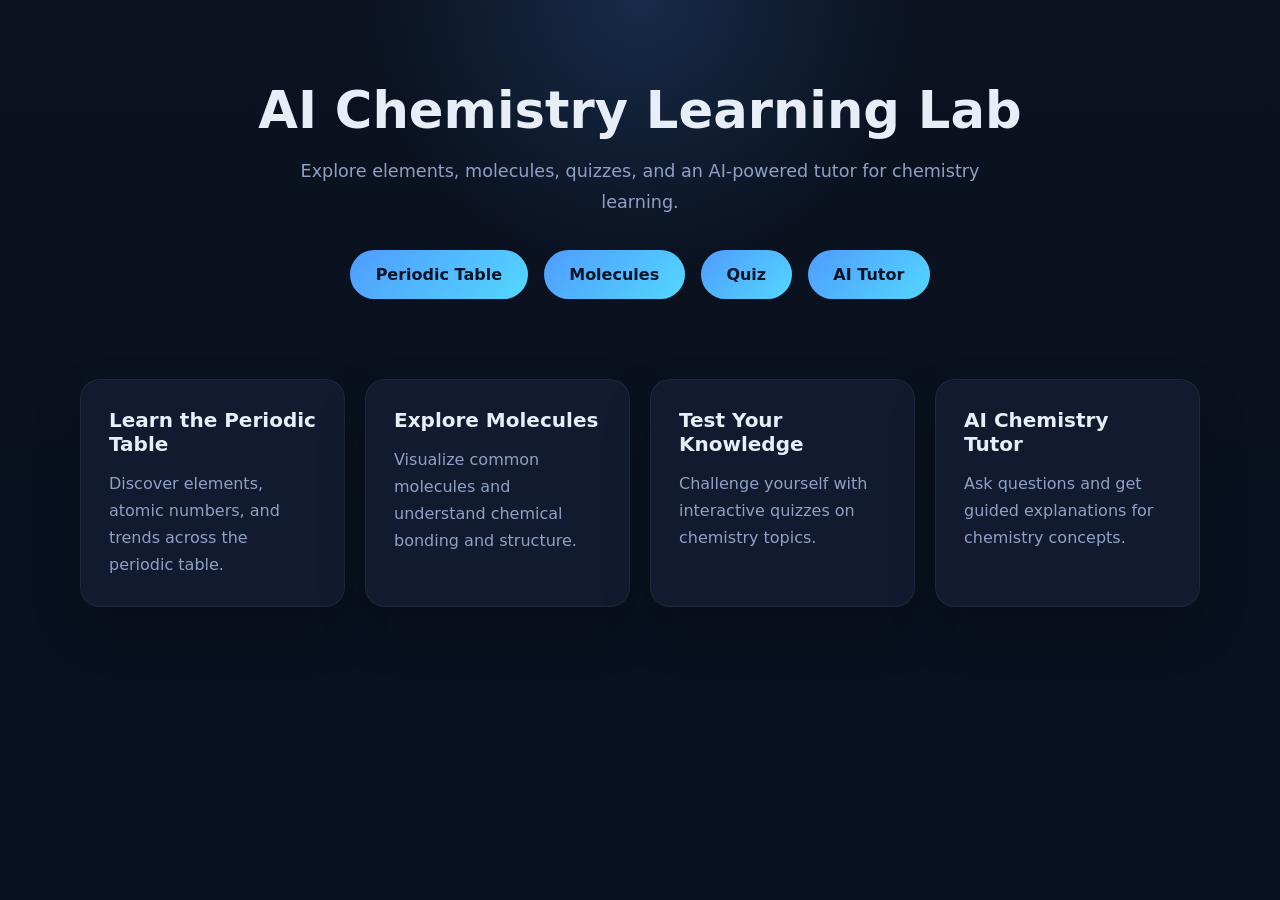
<file: index.html>
<!DOCTYPE html>
<html lang="en">
<head>
  <meta charset="UTF-8" />
  <meta name="viewport" content="width=device-width, initial-scale=1.0" />
  <title>AI Chemistry Learning Lab</title>
  <link rel="stylesheet" href="style.css" />
</head>
<body>
  <header class="hero">
    <div class="container">
      <h1>AI Chemistry Learning Lab</h1>
      <p>Explore elements, molecules, quizzes, and an AI-powered tutor for chemistry learning.</p>
      <div class="button-row">
        <a class="button" href="pages/periodic-table.html">Periodic Table</a>
        <a class="button" href="pages/molecules.html">Molecules</a>
        <a class="button" href="pages/quiz.html">Quiz</a>
        <a class="button" href="pages/ai-tutor.html">AI Tutor</a>
      </div>
    </div>
  </header>

  <main class="container">
    <section class="feature-grid">
      <article>
        <h2>Learn the Periodic Table</h2>
        <p>Discover elements, atomic numbers, and trends across the periodic table.</p>
      </article>
      <article>
        <h2>Explore Molecules</h2>
        <p>Visualize common molecules and understand chemical bonding and structure.</p>
      </article>
      <article>
        <h2>Test Your Knowledge</h2>
        <p>Challenge yourself with interactive quizzes on chemistry topics.</p>
      </article>
      <article>
        <h2>AI Chemistry Tutor</h2>
        <p>Ask questions and get guided explanations for chemistry concepts.</p>
      </article>
    </section>
  </main>

  <footer>
    <p></p>
  </footer>

  <script src="script.js"></script>
</body>
</html>
</file>
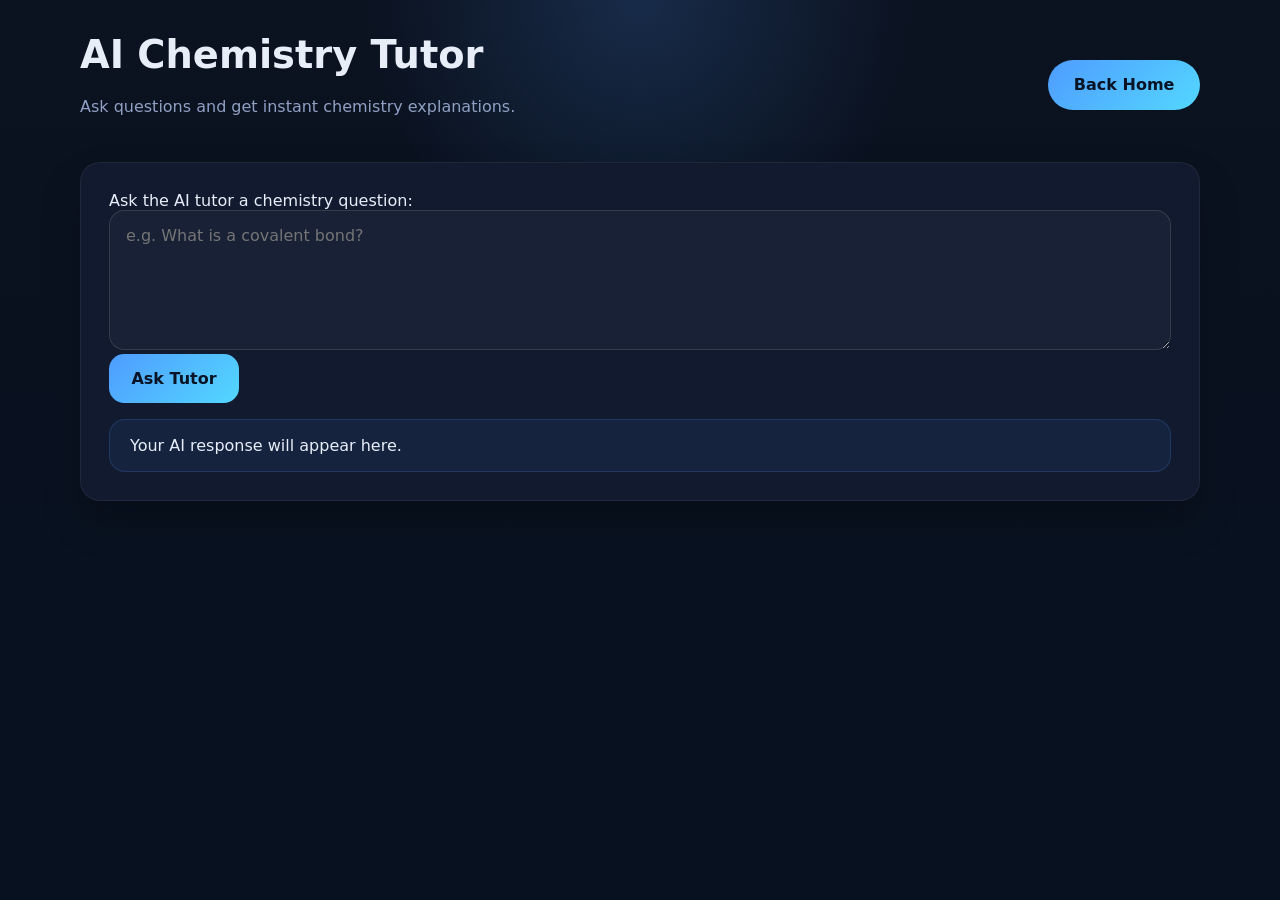
<file: pages/ai-tutor.html>
<!DOCTYPE html>
<html lang="en">
<head>
  <meta charset="UTF-8" />
  <meta name="viewport" content="width=device-width, initial-scale=1.0" />
  <title>AI Tutor | AI Chemistry Learning Lab</title>
  <link rel="stylesheet" href="../style.css" />
</head>
<body>
  <main class="container page-shell">
    <header>
      <div>
        <h1>AI Chemistry Tutor</h1>
        <p>Ask questions and get instant chemistry explanations.</p>
      </div>
      <a class="button" href="../index.html">Back Home</a>
    </header>

    <div class="card">
      <form id="tutor-form">
        <label for="tutor-prompt">Ask the AI tutor a chemistry question:</label>
        <textarea id="tutor-prompt" placeholder="e.g. What is a covalent bond?" required></textarea>
        <button type="submit">Ask Tutor</button>
      </form>
      <div id="tutor-response" class="result">Your AI response will appear here.</div>
    </div>
  </main>

  <script src="../script.js"></script>
</body>
</html>
</file>
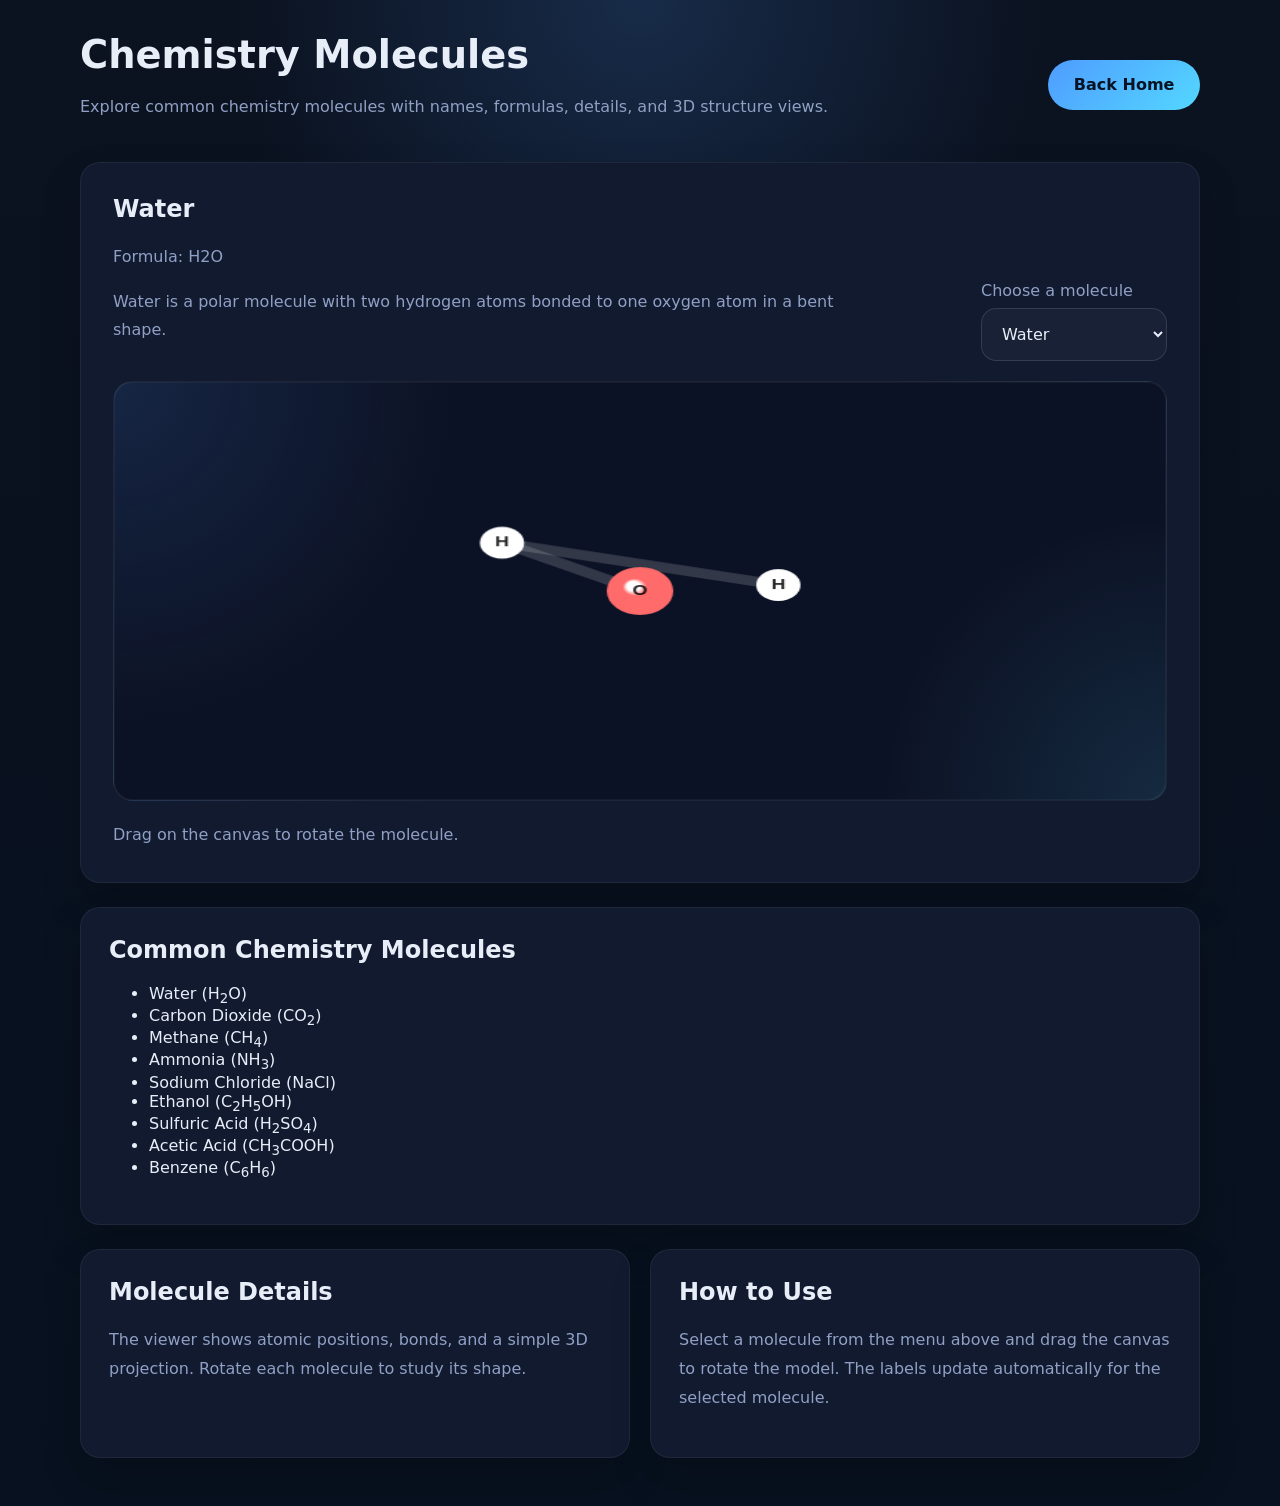
<file: pages/molecules.html>
<!DOCTYPE html>
<html lang="en">
<head>
  <meta charset="UTF-8" />
  <meta name="viewport" content="width=device-width, initial-scale=1.0" />
  <title>Molecules | AI Chemistry Learning Lab</title>
  <link rel="stylesheet" href="../style.css" />
</head>
<body>
  <main class="container page-shell">
    <header>
      <div>
        <h1>Chemistry Molecules</h1>
        <p>Explore common chemistry molecules with names, formulas, details, and 3D structure views.</p>
      </div>
      <a class="button" href="../index.html">Back Home</a>
    </header>

    <div class="card molecule-viewer-card">
      <div class="viewer-header">
        <div>
          <h2 id="molecule-name">Molecule Name</h2>
          <p id="molecule-formula">Formula: —</p>
          <p id="molecule-description">Select a molecule to see details and a 3D visualization.</p>
        </div>
        <div>
          <label for="molecule-select">Choose a molecule</label>
          <select id="molecule-select"></select>
        </div>
      </div>

      <canvas id="molecule-canvas" width="760" height="420" aria-label="3D molecule viewer"></canvas>
      <p class="viewer-note">Drag on the canvas to rotate the molecule.</p>
    </div>

    <div class="card">
      <h2>Common Chemistry Molecules</h2>
      <ul>
        <li>Water (H<sub>2</sub>O)</li>
        <li>Carbon Dioxide (CO<sub>2</sub>)</li>
        <li>Methane (CH<sub>4</sub>)</li>
        <li>Ammonia (NH<sub>3</sub>)</li>
        <li>Sodium Chloride (NaCl)</li>
        <li>Ethanol (C<sub>2</sub>H<sub>5</sub>OH)</li>
        <li>Sulfuric Acid (H<sub>2</sub>SO<sub>4</sub>)</li>
        <li>Acetic Acid (CH<sub>3</sub>COOH)</li>
        <li>Benzene (C<sub>6</sub>H<sub>6</sub>)</li>
      </ul>
    </div>

    <div class="grid-2">
      <div class="card">
        <h2>Molecule Details</h2>
        <p>The viewer shows atomic positions, bonds, and a simple 3D projection. Rotate each molecule to study its shape.</p>
      </div>
      <div class="card">
        <h2>How to Use</h2>
        <p>Select a molecule from the menu above and drag the canvas to rotate the model. The labels update automatically for the selected molecule.</p>
      </div>
    </div>
  </main>

  <script src="../script.js"></script>
</body>
</html>
</file>
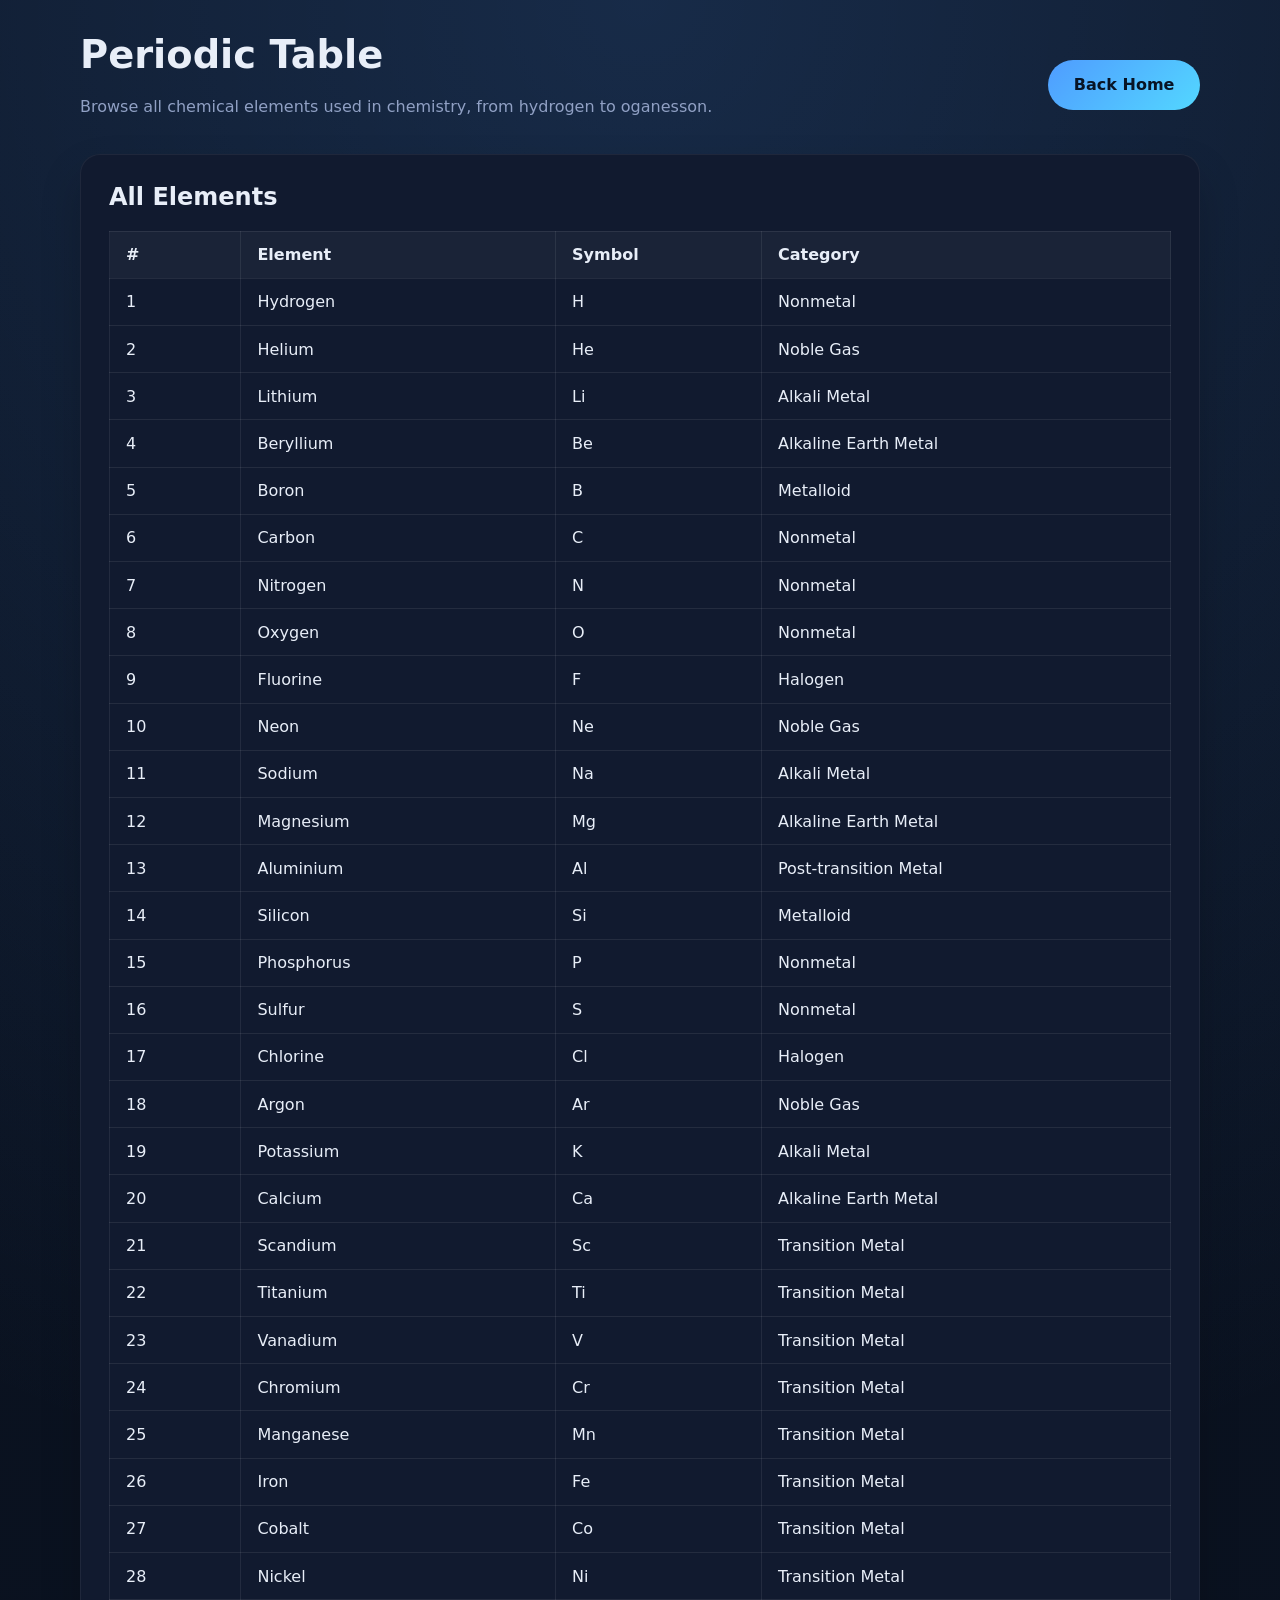
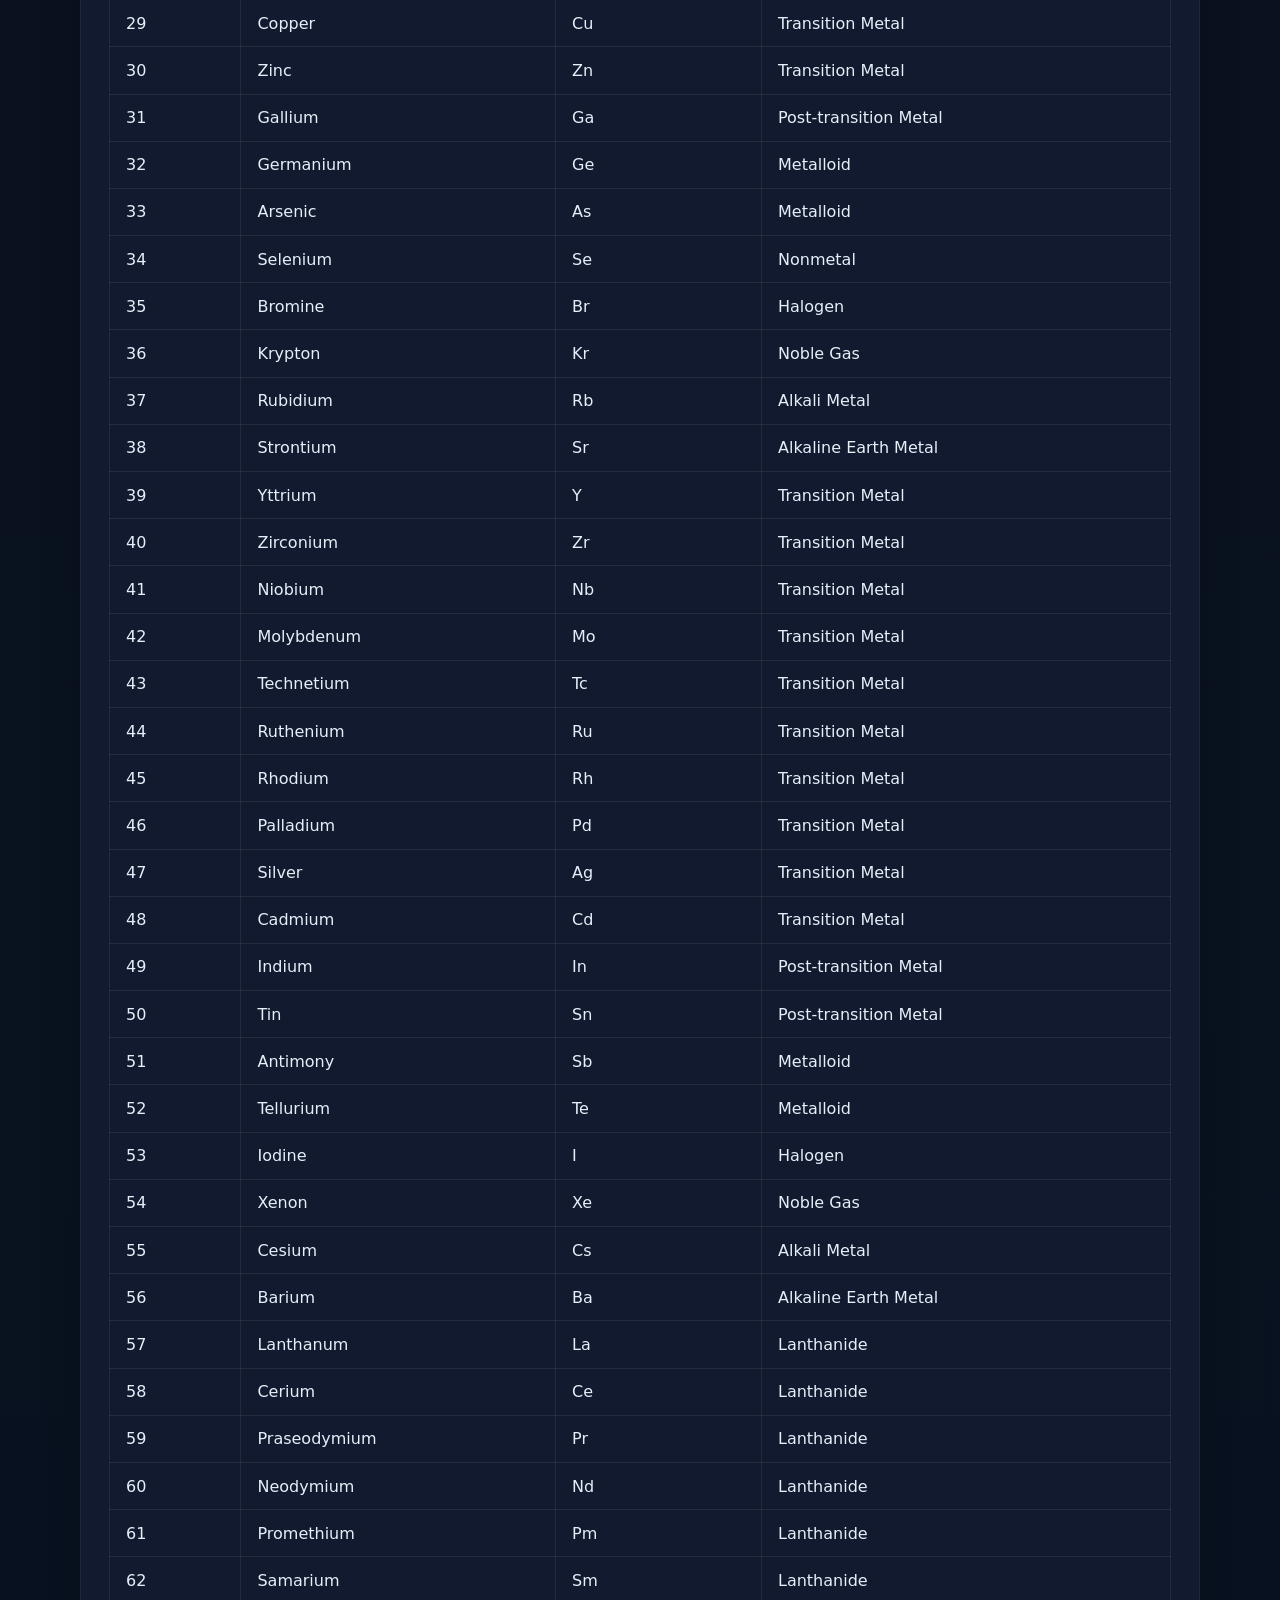
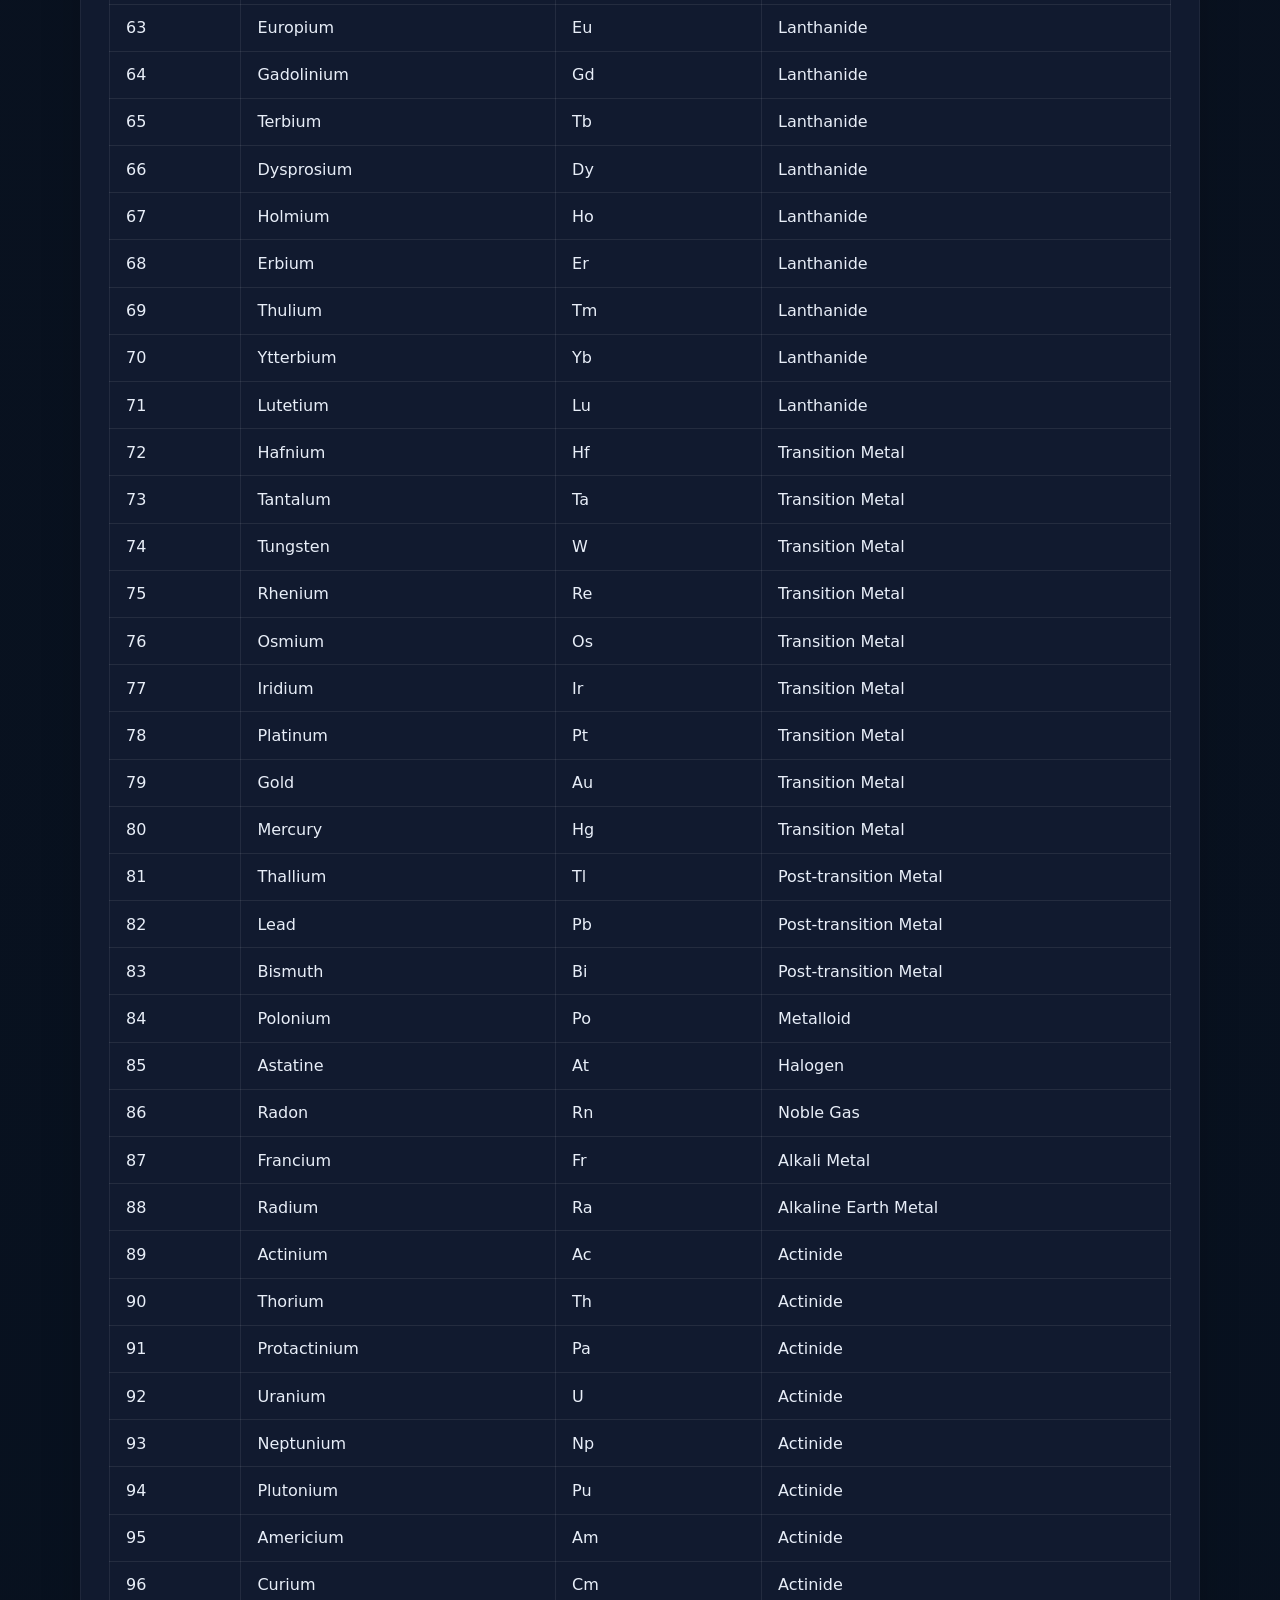
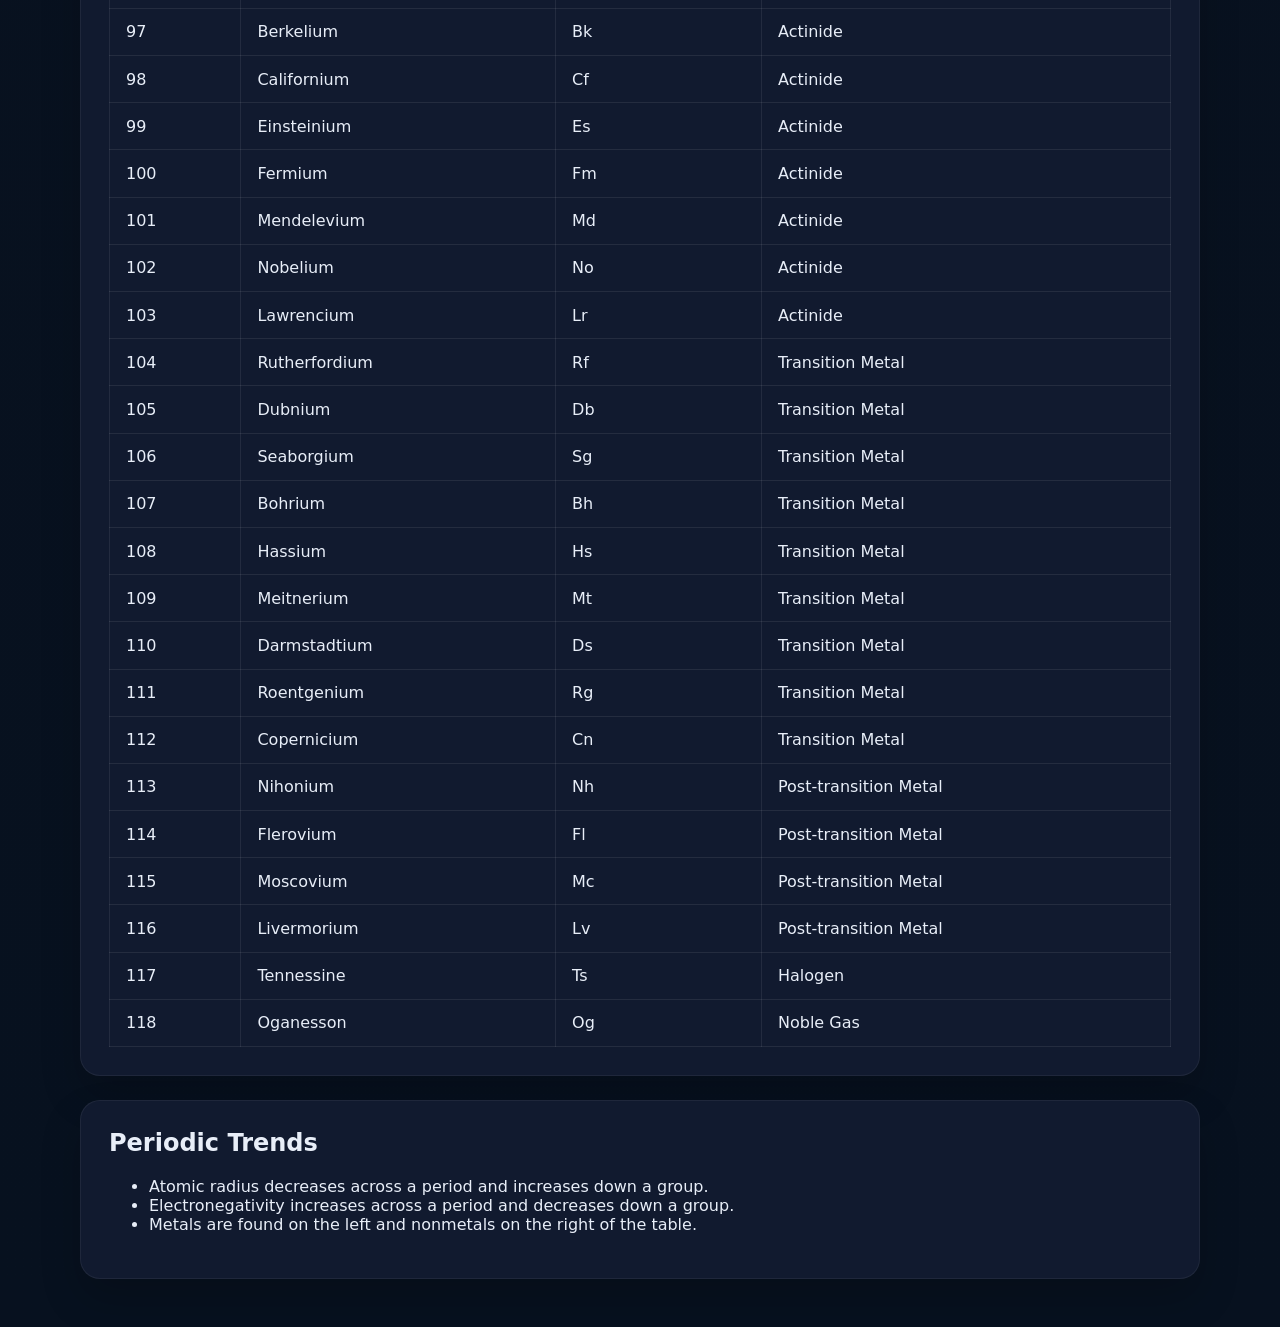
<file: pages/periodic-table.html>
<!DOCTYPE html>
<html lang="en">
<head>
  <meta charset="UTF-8" />
  <meta name="viewport" content="width=device-width, initial-scale=1.0" />
  <title>Periodic Table | AI Chemistry Learning Lab</title>
  <link rel="stylesheet" href="../style.css" />
</head>
<body>
  <main class="container page-shell">
    <header>
      <div>
        <h1>Periodic Table</h1>
        <p>Browse all chemical elements used in chemistry, from hydrogen to oganesson.</p>
      </div>
      <a class="button" href="../index.html">Back Home</a>
    </header>

    <div class="card table-scroll">
      <h2>All Elements</h2>
      <table class="table-mini table-full">
        <thead>
          <tr>
            <th>#</th>
            <th>Element</th>
            <th>Symbol</th>
            <th>Category</th>
          </tr>
        </thead>
        <tbody>
          <tr><td>1</td><td>Hydrogen</td><td>H</td><td>Nonmetal</td></tr>
          <tr><td>2</td><td>Helium</td><td>He</td><td>Noble Gas</td></tr>
          <tr><td>3</td><td>Lithium</td><td>Li</td><td>Alkali Metal</td></tr>
          <tr><td>4</td><td>Beryllium</td><td>Be</td><td>Alkaline Earth Metal</td></tr>
          <tr><td>5</td><td>Boron</td><td>B</td><td>Metalloid</td></tr>
          <tr><td>6</td><td>Carbon</td><td>C</td><td>Nonmetal</td></tr>
          <tr><td>7</td><td>Nitrogen</td><td>N</td><td>Nonmetal</td></tr>
          <tr><td>8</td><td>Oxygen</td><td>O</td><td>Nonmetal</td></tr>
          <tr><td>9</td><td>Fluorine</td><td>F</td><td>Halogen</td></tr>
          <tr><td>10</td><td>Neon</td><td>Ne</td><td>Noble Gas</td></tr>
          <tr><td>11</td><td>Sodium</td><td>Na</td><td>Alkali Metal</td></tr>
          <tr><td>12</td><td>Magnesium</td><td>Mg</td><td>Alkaline Earth Metal</td></tr>
          <tr><td>13</td><td>Aluminium</td><td>Al</td><td>Post-transition Metal</td></tr>
          <tr><td>14</td><td>Silicon</td><td>Si</td><td>Metalloid</td></tr>
          <tr><td>15</td><td>Phosphorus</td><td>P</td><td>Nonmetal</td></tr>
          <tr><td>16</td><td>Sulfur</td><td>S</td><td>Nonmetal</td></tr>
          <tr><td>17</td><td>Chlorine</td><td>Cl</td><td>Halogen</td></tr>
          <tr><td>18</td><td>Argon</td><td>Ar</td><td>Noble Gas</td></tr>
          <tr><td>19</td><td>Potassium</td><td>K</td><td>Alkali Metal</td></tr>
          <tr><td>20</td><td>Calcium</td><td>Ca</td><td>Alkaline Earth Metal</td></tr>
          <tr><td>21</td><td>Scandium</td><td>Sc</td><td>Transition Metal</td></tr>
          <tr><td>22</td><td>Titanium</td><td>Ti</td><td>Transition Metal</td></tr>
          <tr><td>23</td><td>Vanadium</td><td>V</td><td>Transition Metal</td></tr>
          <tr><td>24</td><td>Chromium</td><td>Cr</td><td>Transition Metal</td></tr>
          <tr><td>25</td><td>Manganese</td><td>Mn</td><td>Transition Metal</td></tr>
          <tr><td>26</td><td>Iron</td><td>Fe</td><td>Transition Metal</td></tr>
          <tr><td>27</td><td>Cobalt</td><td>Co</td><td>Transition Metal</td></tr>
          <tr><td>28</td><td>Nickel</td><td>Ni</td><td>Transition Metal</td></tr>
          <tr><td>29</td><td>Copper</td><td>Cu</td><td>Transition Metal</td></tr>
          <tr><td>30</td><td>Zinc</td><td>Zn</td><td>Transition Metal</td></tr>
          <tr><td>31</td><td>Gallium</td><td>Ga</td><td>Post-transition Metal</td></tr>
          <tr><td>32</td><td>Germanium</td><td>Ge</td><td>Metalloid</td></tr>
          <tr><td>33</td><td>Arsenic</td><td>As</td><td>Metalloid</td></tr>
          <tr><td>34</td><td>Selenium</td><td>Se</td><td>Nonmetal</td></tr>
          <tr><td>35</td><td>Bromine</td><td>Br</td><td>Halogen</td></tr>
          <tr><td>36</td><td>Krypton</td><td>Kr</td><td>Noble Gas</td></tr>
          <tr><td>37</td><td>Rubidium</td><td>Rb</td><td>Alkali Metal</td></tr>
          <tr><td>38</td><td>Strontium</td><td>Sr</td><td>Alkaline Earth Metal</td></tr>
          <tr><td>39</td><td>Yttrium</td><td>Y</td><td>Transition Metal</td></tr>
          <tr><td>40</td><td>Zirconium</td><td>Zr</td><td>Transition Metal</td></tr>
          <tr><td>41</td><td>Niobium</td><td>Nb</td><td>Transition Metal</td></tr>
          <tr><td>42</td><td>Molybdenum</td><td>Mo</td><td>Transition Metal</td></tr>
          <tr><td>43</td><td>Technetium</td><td>Tc</td><td>Transition Metal</td></tr>
          <tr><td>44</td><td>Ruthenium</td><td>Ru</td><td>Transition Metal</td></tr>
          <tr><td>45</td><td>Rhodium</td><td>Rh</td><td>Transition Metal</td></tr>
          <tr><td>46</td><td>Palladium</td><td>Pd</td><td>Transition Metal</td></tr>
          <tr><td>47</td><td>Silver</td><td>Ag</td><td>Transition Metal</td></tr>
          <tr><td>48</td><td>Cadmium</td><td>Cd</td><td>Transition Metal</td></tr>
          <tr><td>49</td><td>Indium</td><td>In</td><td>Post-transition Metal</td></tr>
          <tr><td>50</td><td>Tin</td><td>Sn</td><td>Post-transition Metal</td></tr>
          <tr><td>51</td><td>Antimony</td><td>Sb</td><td>Metalloid</td></tr>
          <tr><td>52</td><td>Tellurium</td><td>Te</td><td>Metalloid</td></tr>
          <tr><td>53</td><td>Iodine</td><td>I</td><td>Halogen</td></tr>
          <tr><td>54</td><td>Xenon</td><td>Xe</td><td>Noble Gas</td></tr>
          <tr><td>55</td><td>Cesium</td><td>Cs</td><td>Alkali Metal</td></tr>
          <tr><td>56</td><td>Barium</td><td>Ba</td><td>Alkaline Earth Metal</td></tr>
          <tr><td>57</td><td>Lanthanum</td><td>La</td><td>Lanthanide</td></tr>
          <tr><td>58</td><td>Cerium</td><td>Ce</td><td>Lanthanide</td></tr>
          <tr><td>59</td><td>Praseodymium</td><td>Pr</td><td>Lanthanide</td></tr>
          <tr><td>60</td><td>Neodymium</td><td>Nd</td><td>Lanthanide</td></tr>
          <tr><td>61</td><td>Promethium</td><td>Pm</td><td>Lanthanide</td></tr>
          <tr><td>62</td><td>Samarium</td><td>Sm</td><td>Lanthanide</td></tr>
          <tr><td>63</td><td>Europium</td><td>Eu</td><td>Lanthanide</td></tr>
          <tr><td>64</td><td>Gadolinium</td><td>Gd</td><td>Lanthanide</td></tr>
          <tr><td>65</td><td>Terbium</td><td>Tb</td><td>Lanthanide</td></tr>
          <tr><td>66</td><td>Dysprosium</td><td>Dy</td><td>Lanthanide</td></tr>
          <tr><td>67</td><td>Holmium</td><td>Ho</td><td>Lanthanide</td></tr>
          <tr><td>68</td><td>Erbium</td><td>Er</td><td>Lanthanide</td></tr>
          <tr><td>69</td><td>Thulium</td><td>Tm</td><td>Lanthanide</td></tr>
          <tr><td>70</td><td>Ytterbium</td><td>Yb</td><td>Lanthanide</td></tr>
          <tr><td>71</td><td>Lutetium</td><td>Lu</td><td>Lanthanide</td></tr>
          <tr><td>72</td><td>Hafnium</td><td>Hf</td><td>Transition Metal</td></tr>
          <tr><td>73</td><td>Tantalum</td><td>Ta</td><td>Transition Metal</td></tr>
          <tr><td>74</td><td>Tungsten</td><td>W</td><td>Transition Metal</td></tr>
          <tr><td>75</td><td>Rhenium</td><td>Re</td><td>Transition Metal</td></tr>
          <tr><td>76</td><td>Osmium</td><td>Os</td><td>Transition Metal</td></tr>
          <tr><td>77</td><td>Iridium</td><td>Ir</td><td>Transition Metal</td></tr>
          <tr><td>78</td><td>Platinum</td><td>Pt</td><td>Transition Metal</td></tr>
          <tr><td>79</td><td>Gold</td><td>Au</td><td>Transition Metal</td></tr>
          <tr><td>80</td><td>Mercury</td><td>Hg</td><td>Transition Metal</td></tr>
          <tr><td>81</td><td>Thallium</td><td>Tl</td><td>Post-transition Metal</td></tr>
          <tr><td>82</td><td>Lead</td><td>Pb</td><td>Post-transition Metal</td></tr>
          <tr><td>83</td><td>Bismuth</td><td>Bi</td><td>Post-transition Metal</td></tr>
          <tr><td>84</td><td>Polonium</td><td>Po</td><td>Metalloid</td></tr>
          <tr><td>85</td><td>Astatine</td><td>At</td><td>Halogen</td></tr>
          <tr><td>86</td><td>Radon</td><td>Rn</td><td>Noble Gas</td></tr>
          <tr><td>87</td><td>Francium</td><td>Fr</td><td>Alkali Metal</td></tr>
          <tr><td>88</td><td>Radium</td><td>Ra</td><td>Alkaline Earth Metal</td></tr>
          <tr><td>89</td><td>Actinium</td><td>Ac</td><td>Actinide</td></tr>
          <tr><td>90</td><td>Thorium</td><td>Th</td><td>Actinide</td></tr>
          <tr><td>91</td><td>Protactinium</td><td>Pa</td><td>Actinide</td></tr>
          <tr><td>92</td><td>Uranium</td><td>U</td><td>Actinide</td></tr>
          <tr><td>93</td><td>Neptunium</td><td>Np</td><td>Actinide</td></tr>
          <tr><td>94</td><td>Plutonium</td><td>Pu</td><td>Actinide</td></tr>
          <tr><td>95</td><td>Americium</td><td>Am</td><td>Actinide</td></tr>
          <tr><td>96</td><td>Curium</td><td>Cm</td><td>Actinide</td></tr>
          <tr><td>97</td><td>Berkelium</td><td>Bk</td><td>Actinide</td></tr>
          <tr><td>98</td><td>Californium</td><td>Cf</td><td>Actinide</td></tr>
          <tr><td>99</td><td>Einsteinium</td><td>Es</td><td>Actinide</td></tr>
          <tr><td>100</td><td>Fermium</td><td>Fm</td><td>Actinide</td></tr>
          <tr><td>101</td><td>Mendelevium</td><td>Md</td><td>Actinide</td></tr>
          <tr><td>102</td><td>Nobelium</td><td>No</td><td>Actinide</td></tr>
          <tr><td>103</td><td>Lawrencium</td><td>Lr</td><td>Actinide</td></tr>
          <tr><td>104</td><td>Rutherfordium</td><td>Rf</td><td>Transition Metal</td></tr>
          <tr><td>105</td><td>Dubnium</td><td>Db</td><td>Transition Metal</td></tr>
          <tr><td>106</td><td>Seaborgium</td><td>Sg</td><td>Transition Metal</td></tr>
          <tr><td>107</td><td>Bohrium</td><td>Bh</td><td>Transition Metal</td></tr>
          <tr><td>108</td><td>Hassium</td><td>Hs</td><td>Transition Metal</td></tr>
          <tr><td>109</td><td>Meitnerium</td><td>Mt</td><td>Transition Metal</td></tr>
          <tr><td>110</td><td>Darmstadtium</td><td>Ds</td><td>Transition Metal</td></tr>
          <tr><td>111</td><td>Roentgenium</td><td>Rg</td><td>Transition Metal</td></tr>
          <tr><td>112</td><td>Copernicium</td><td>Cn</td><td>Transition Metal</td></tr>
          <tr><td>113</td><td>Nihonium</td><td>Nh</td><td>Post-transition Metal</td></tr>
          <tr><td>114</td><td>Flerovium</td><td>Fl</td><td>Post-transition Metal</td></tr>
          <tr><td>115</td><td>Moscovium</td><td>Mc</td><td>Post-transition Metal</td></tr>
          <tr><td>116</td><td>Livermorium</td><td>Lv</td><td>Post-transition Metal</td></tr>
          <tr><td>117</td><td>Tennessine</td><td>Ts</td><td>Halogen</td></tr>
          <tr><td>118</td><td>Oganesson</td><td>Og</td><td>Noble Gas</td></tr>
        </tbody>
      </table>
    </div>

    <div class="card">
      <h2>Periodic Trends</h2>
      <ul>
        <li>Atomic radius decreases across a period and increases down a group.</li>
        <li>Electronegativity increases across a period and decreases down a group.</li>
        <li>Metals are found on the left and nonmetals on the right of the table.</li>
      </ul>
    </div>
  </main>
</body>
</html>
</file>
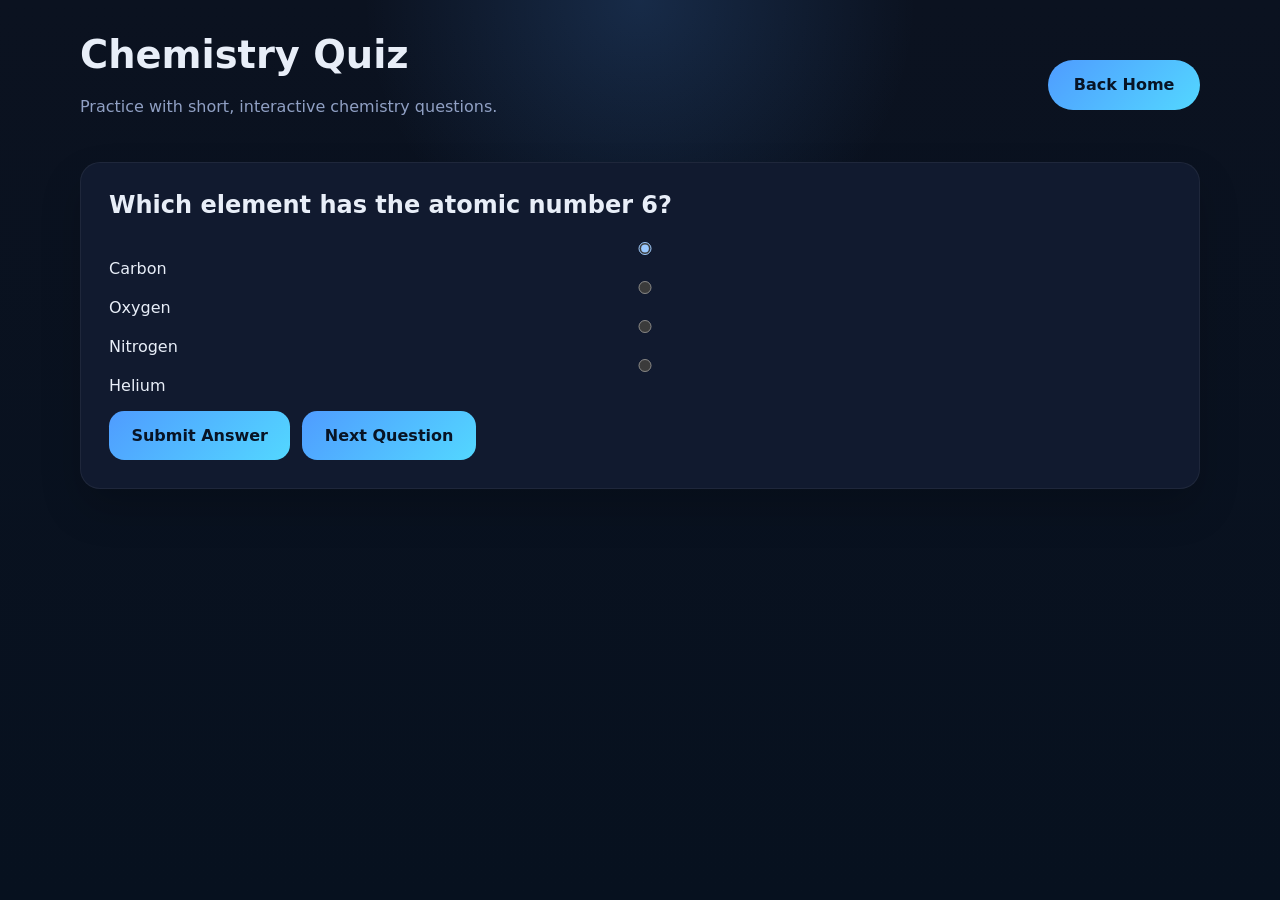
<file: pages/quiz.html>
<!DOCTYPE html>
<html lang="en">
<head>
  <meta charset="UTF-8" />
  <meta name="viewport" content="width=device-width, initial-scale=1.0" />
  <title>Quiz | AI Chemistry Learning Lab</title>
  <link rel="stylesheet" href="../style.css" />
</head>
<body>
  <main class="container page-shell">
    <header>
      <div>
        <h1>Chemistry Quiz</h1>
        <p>Practice with short, interactive chemistry questions.</p>
      </div>
      <a class="button" href="../index.html">Back Home</a>
    </header>

    <div class="card">
      <form id="quiz-form">
        <h2 id="quiz-question">Quiz question will appear here.</h2>
        <div id="quiz-choices"></div>
        <div style="display:flex; align-items:center; gap:0.75rem; margin-top:1rem; flex-wrap:wrap;">
          <button type="submit">Submit Answer</button>
          <button type="button" id="next-question">Next Question</button>
        </div>
      </form>
      <div id="quiz-result"></div>
    </div>
  </main>

  <script src="../script.js"></script>
</body>
</html>
</file>
<file: style.css>
/* AI Chemistry Learning Lab Styles */
:root {
  color-scheme: dark;
  --bg: #0b1220;
  --panel: #111a2f;
  --panel-soft: #17243f;
  --text: #e8eef8;
  --muted: #90a0c4;
  --accent: #4f9cff;
  --accent-2: #53d7ff;
}

* {
  box-sizing: border-box;
}

body {
  margin: 0;
  font-family: Inter, system-ui, -apple-system, BlinkMacSystemFont, 'Segoe UI', sans-serif;
  background: radial-gradient(circle at top, rgba(79, 156, 255, 0.18), transparent 25%),
    linear-gradient(180deg, #0b1220 0%, #07111f 100%);
  color: var(--text);
  min-height: 100vh;
}

.container {
  width: min(1120px, calc(100% - 2rem));
  margin: 0 auto;
}

.hero {
  padding: 5rem 0 3rem;
  text-align: center;
}

.hero h1 {
  font-size: clamp(2.5rem, 4vw, 4rem);
  margin: 0;
}

.hero p {
  color: var(--muted);
  font-size: 1.1rem;
  margin: 1rem auto 2rem;
  max-width: 720px;
  line-height: 1.75;
}

.button-row {
  display: flex;
  flex-wrap: wrap;
  justify-content: center;
  gap: 1rem;
}

.button {
  display: inline-flex;
  align-items: center;
  justify-content: center;
  padding: 0.95rem 1.6rem;
  border-radius: 999px;
  background: linear-gradient(135deg, var(--accent), var(--accent-2));
  color: #081425;
  text-decoration: none;
  font-weight: 700;
  transition: transform 0.2s ease, opacity 0.2s ease;
}

.button:hover {
  transform: translateY(-2px);
  opacity: 0.95;
}

.feature-grid {
  display: grid;
  grid-template-columns: repeat(auto-fit, minmax(240px, 1fr));
  gap: 1.25rem;
  margin: 2rem 0 4rem;
}

.feature-grid article {
  background: var(--panel);
  border: 1px solid rgba(255, 255, 255, 0.06);
  border-radius: 1.25rem;
  padding: 1.75rem;
  box-shadow: 0 24px 50px rgba(0, 0, 0, 0.18);
}

.feature-grid h2 {
  margin: 0 0 0.85rem;
  font-size: 1.25rem;
}

.feature-grid p {
  margin: 0;
  color: var(--muted);
  line-height: 1.7;
}

footer {
  padding: 2rem 0 3rem;
  text-align: center;
  color: var(--muted);
}

.page-shell {
  padding: 2rem 0 3rem;
}

.page-shell header {
  display: flex;
  justify-content: space-between;
  align-items: center;
  gap: 1rem;
  flex-wrap: wrap;
}

.page-shell header h1 {
  margin: 0;
  font-size: clamp(2rem, 3vw, 2.75rem);
}

.page-shell p {
  max-width: 760px;
  color: var(--muted);
  line-height: 1.8;
}

.card {
  background: var(--panel);
  border: 1px solid rgba(255, 255, 255, 0.06);
  border-radius: 1.25rem;
  padding: 1.75rem;
  box-shadow: 0 20px 40px rgba(0, 0, 0, 0.18);
  margin-top: 1.5rem;
}

.card h2 {
  margin-top: 0;
}

.grid-2 {
  display: grid;
  grid-template-columns: repeat(auto-fit, minmax(280px, 1fr));
  gap: 1.25rem;
}

.table-scroll {
  overflow-x: auto;
  margin-top: 1rem;
}

.table-full {
  min-width: 700px;
}

.molecule-viewer-card {
  padding: 2rem;
  display: grid;
  gap: 1.25rem;
}

.viewer-header {
  display: flex;
  flex-wrap: wrap;
  justify-content: space-between;
  align-items: flex-end;
  gap: 1rem;
}

.viewer-header label {
  display: block;
  color: var(--muted);
  margin-bottom: 0.5rem;
}

#molecule-canvas {
  width: 100%;
  max-width: 100%;
  height: 420px;
  border-radius: 1.25rem;
  background: radial-gradient(circle at top left, rgba(79, 156, 255, 0.14), transparent 30%),
    radial-gradient(circle at bottom right, rgba(83, 215, 255, 0.12), transparent 25%),
    rgba(13, 18, 37, 0.95);
  border: 1px solid rgba(255, 255, 255, 0.08);
  box-shadow: inset 0 0 0 1px rgba(255, 255, 255, 0.04);
}

.viewer-note {
  margin: 0;
  color: var(--muted);
}

.table-mini {
  width: 100%;
  border-collapse: collapse;
  margin-top: 1rem;
}

.table-mini th,
.table-mini td {
  padding: 0.85rem 1rem;
  border: 1px solid rgba(255, 255, 255, 0.08);
}

.table-mini th {
  background: rgba(255, 255, 255, 0.04);
  text-align: left;
}

input,
textarea,
button,
select {
  font: inherit;
}

input,
textarea,
select {
  width: 100%;
  border: 1px solid rgba(255, 255, 255, 0.12);
  background: rgba(255, 255, 255, 0.03);
  border-radius: 0.95rem;
  color: var(--text);
  padding: 0.95rem 1rem;
}

textarea {
  min-height: 140px;
  resize: vertical;
}

button {
  border: none;
  border-radius: 0.95rem;
  background: linear-gradient(135deg, var(--accent), var(--accent-2));
  color: #081425;
  padding: 0.95rem 1.4rem;
  cursor: pointer;
  font-weight: 700;
}

button:hover {
  opacity: 0.95;
}

.result {
  margin-top: 1rem;
  padding: 1rem 1.25rem;
  background: rgba(79, 156, 255, 0.08);
  border: 1px solid rgba(79, 156, 255, 0.18);
  border-radius: 1rem;
}

@media (max-width: 720px) {
  .hero {
    padding-top: 3rem;
  }
}
</file>
